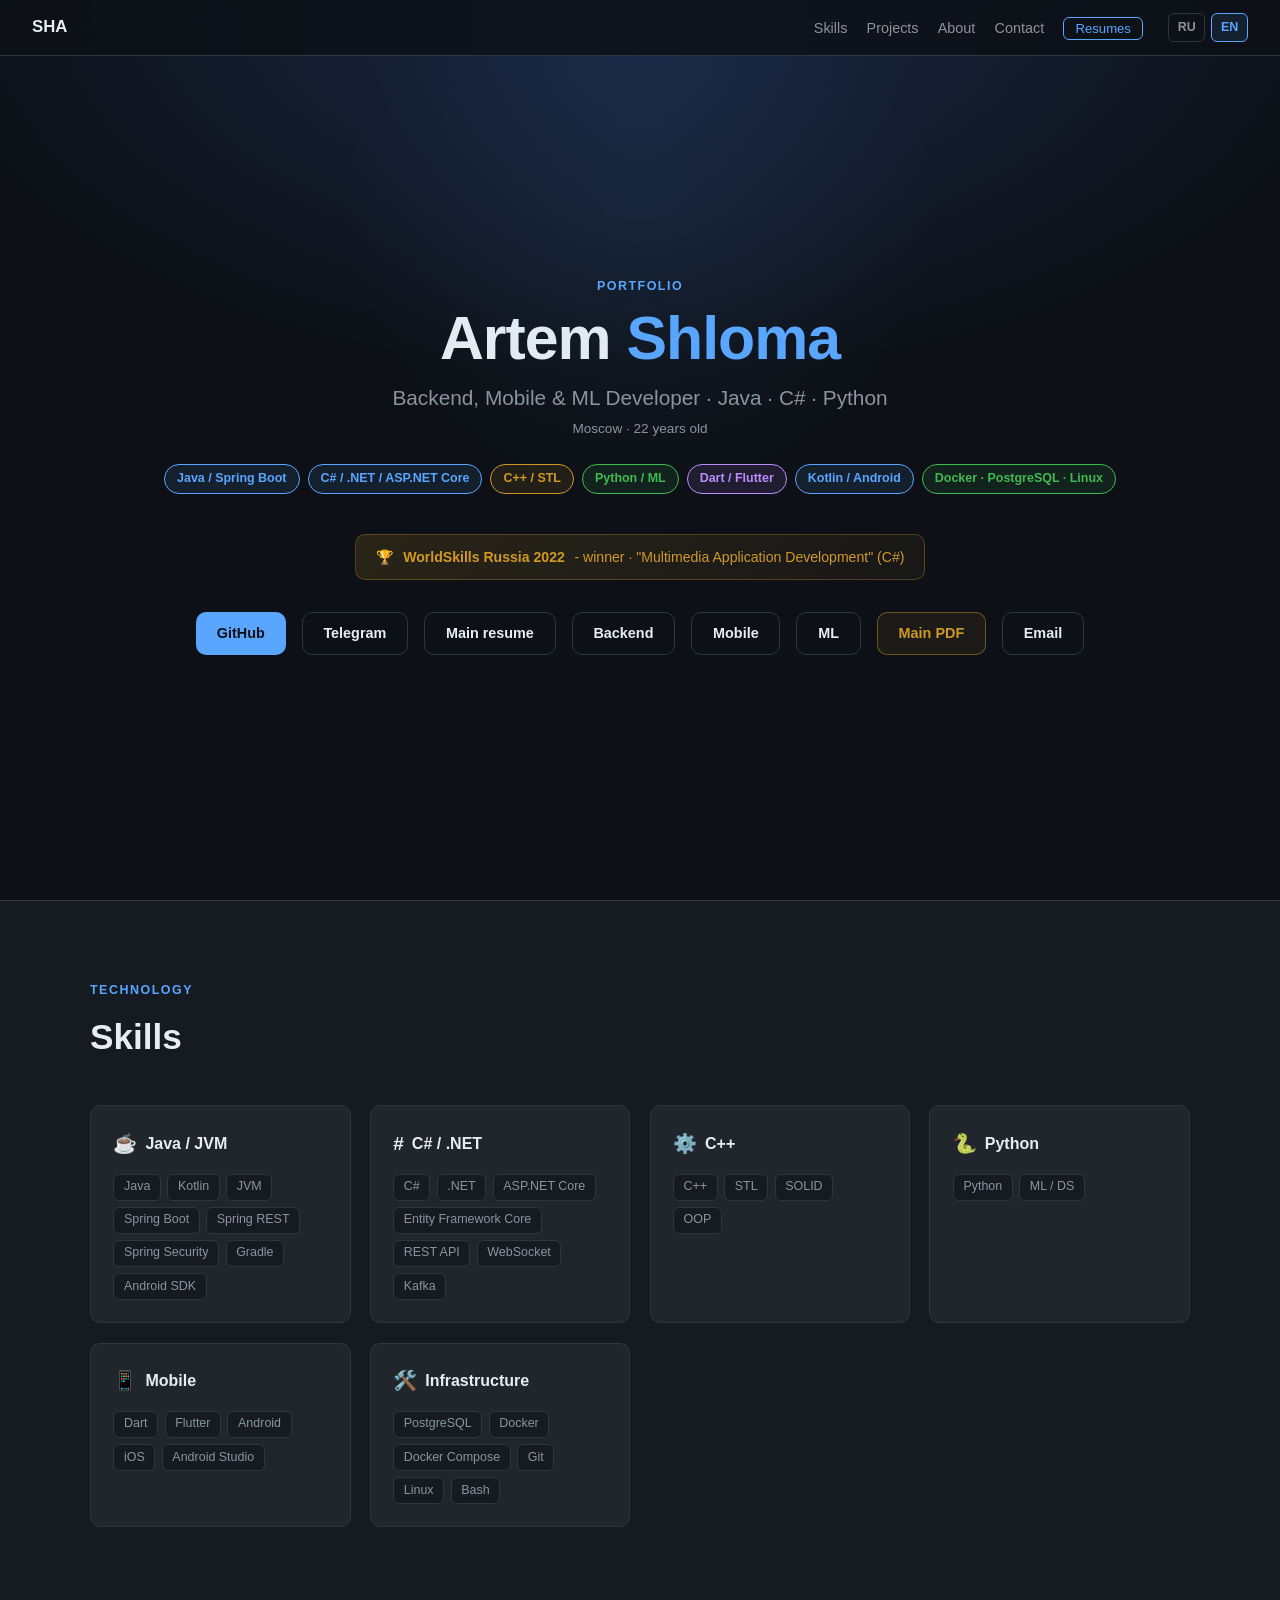
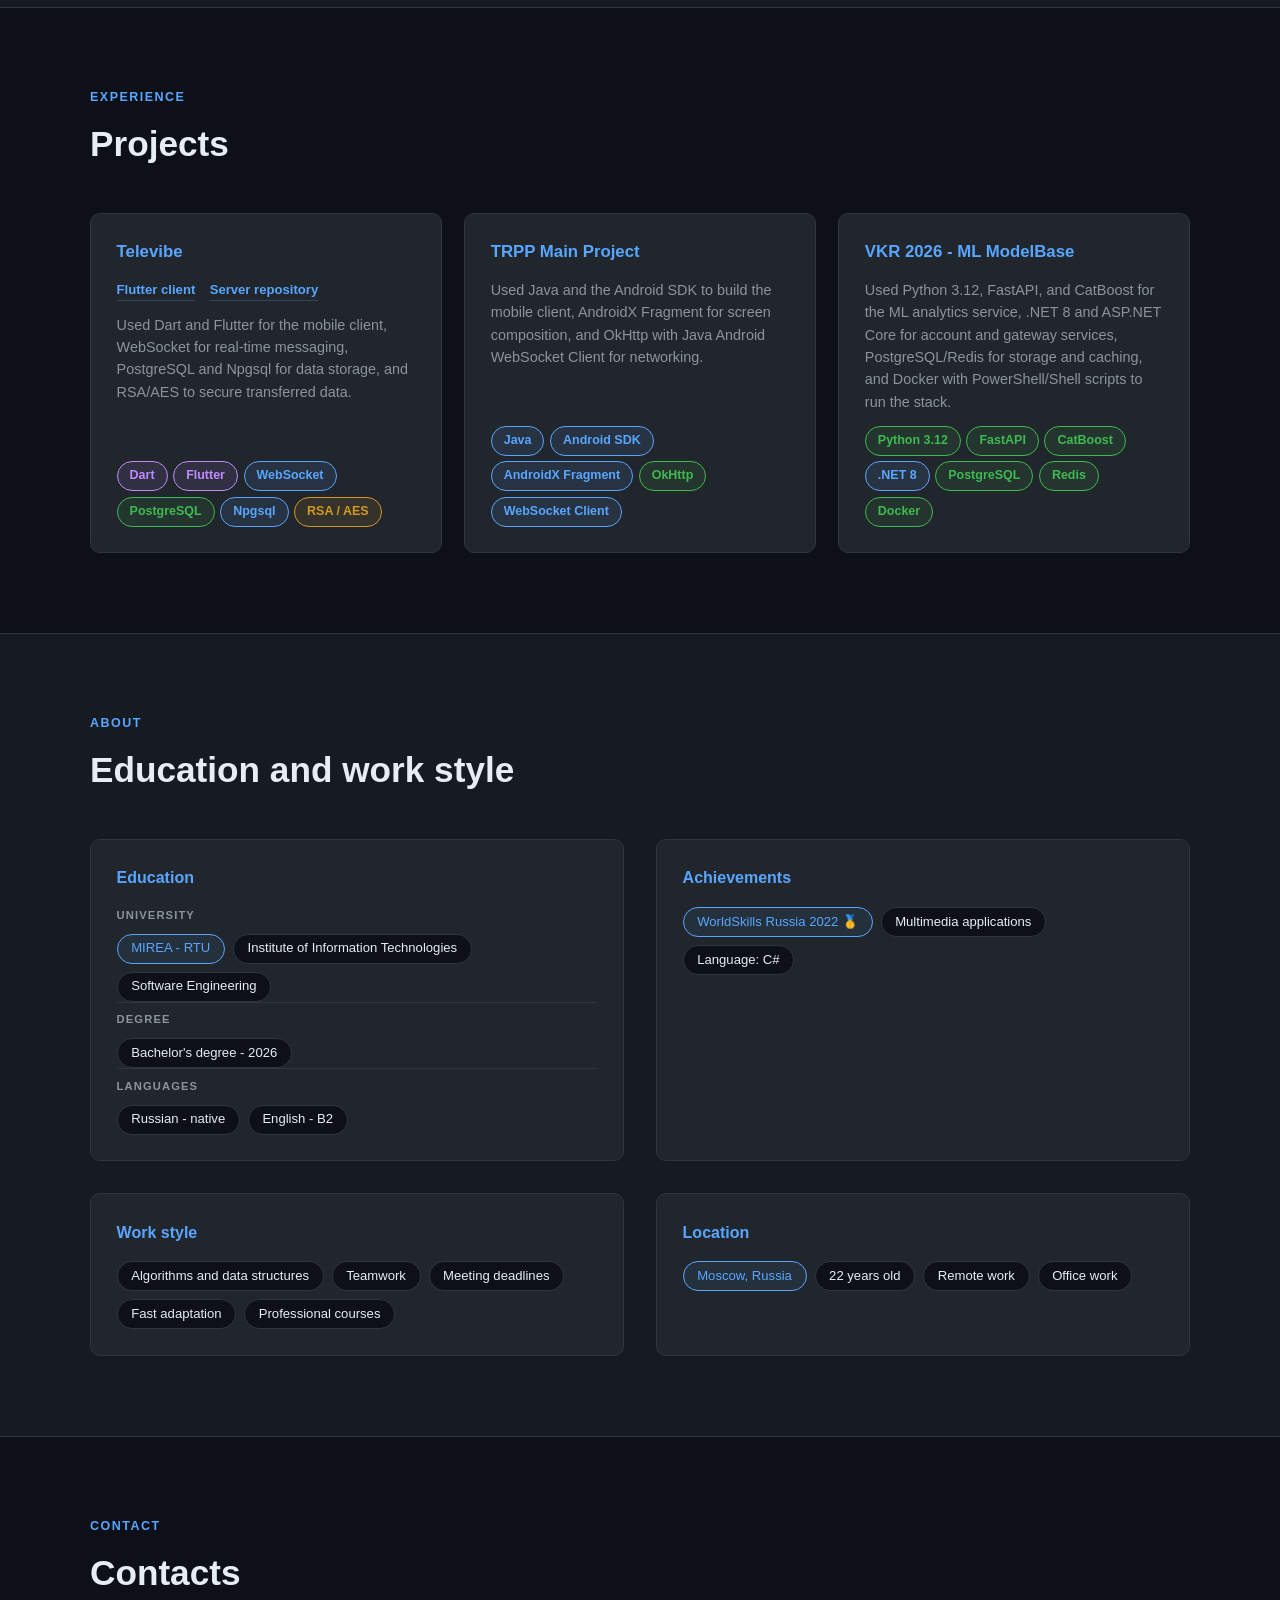
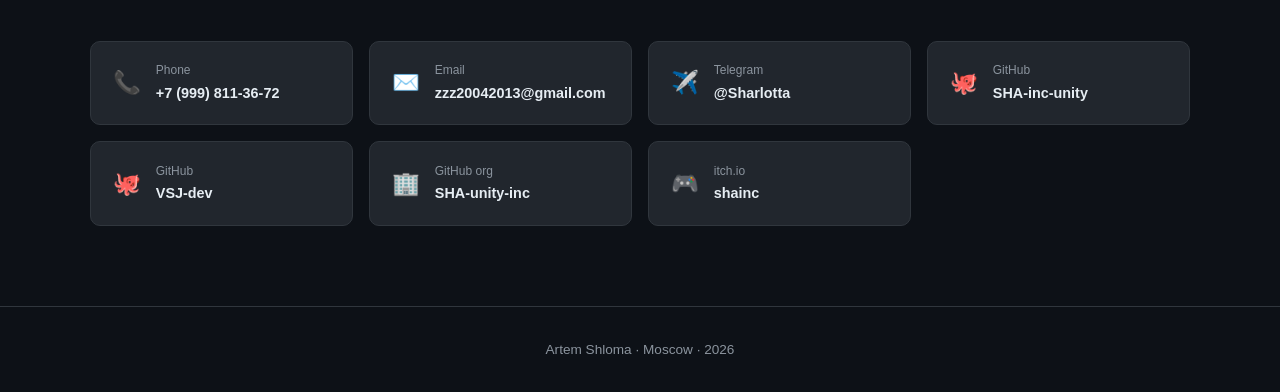
<file: index.html>
<!DOCTYPE html>
<html lang="en">
<head>
  <meta charset="UTF-8" />
  <meta name="viewport" content="width=device-width, initial-scale=1.0" />
  <title>Artem Shloma - Portfolio</title>
  <link rel="preconnect" href="https://ipapi.co" crossorigin />
  <style>
    *, *::before, *::after { box-sizing: border-box; margin: 0; padding: 0; }

    :root {
      --bg: #0d1117;
      --bg2: #161b22;
      --card: #21262d;
      --border: #30363d;
      --accent: #58a6ff;
      --green: #3fb950;
      --orange: #d29922;
      --purple: #bc8cff;
      --red: #f85149;
      --text: #e6edf3;
      --muted: #8b949e;
      --radius: 10px;
    }

    html { scroll-behavior: smooth; }

    body {
      background: var(--bg);
      color: var(--text);
      font-family: -apple-system, BlinkMacSystemFont, 'Segoe UI', Helvetica, Arial, sans-serif;
      font-size: 16px;
      line-height: 1.6;
    }

    nav {
      position: fixed;
      top: 0; left: 0; right: 0;
      z-index: 100;
      background: rgba(13, 17, 23, 0.85);
      backdrop-filter: blur(12px);
      border-bottom: 1px solid var(--border);
      display: flex;
      align-items: center;
      justify-content: space-between;
      padding: 0 2rem;
      height: 56px;
    }
    nav .logo { font-weight: 700; color: var(--text); font-size: 1.05rem; }
    nav ul { list-style: none; display: flex; gap: 1.2rem; align-items: center; }
    nav a { color: var(--muted); text-decoration: none; font-size: 0.9rem; transition: color .2s; }
    nav a:hover { color: var(--text); }
    .lang-switcher {
      display: inline-flex;
      align-items: center;
      gap: .35rem;
      padding-left: .35rem;
    }
    .lang-link {
      display: inline-flex;
      align-items: center;
      justify-content: center;
      min-width: 34px;
      padding: .2rem .55rem;
      border: 1px solid var(--border);
      border-radius: 6px;
      font-size: .78rem;
      font-weight: 700;
      color: var(--muted);
    }
    .lang-link.is-active {
      border-color: var(--accent);
      color: var(--accent);
      background: rgba(88,166,255,.1);
    }

    .hero {
      min-height: 100vh;
      display: flex;
      flex-direction: column;
      justify-content: center;
      align-items: center;
      text-align: center;
      padding: 6rem 2rem 4rem;
      background: radial-gradient(ellipse 80% 60% at 50% 0%, #1a2744 0%, var(--bg) 70%);
      position: relative;
      overflow: hidden;
    }
    .hero::before {
      content: '';
      position: absolute;
      width: 600px; height: 600px;
      background: radial-gradient(circle, rgba(88,166,255,.08) 0%, transparent 70%);
      top: -100px; left: 50%; transform: translateX(-50%);
      pointer-events: none;
    }
    .hero-name {
      font-size: clamp(2.2rem, 6vw, 3.8rem);
      font-weight: 800;
      letter-spacing: -1px;
      line-height: 1.1;
    }
    .hero-name span { color: var(--accent); }
    .hero-title {
      margin-top: .6rem;
      font-size: clamp(1rem, 2.5vw, 1.3rem);
      color: var(--muted);
      font-weight: 400;
    }
    .hero-badges {
      display: flex;
      flex-wrap: wrap;
      gap: .5rem;
      justify-content: center;
      margin-top: 1.5rem;
    }
    .badge {
      padding: .25rem .75rem;
      border-radius: 99px;
      font-size: .78rem;
      font-weight: 600;
      border: 1px solid;
    }
    .badge-blue  { color: var(--accent);  border-color: var(--accent);  background: rgba(88,166,255,.1); }
    .badge-green { color: var(--green);   border-color: var(--green);   background: rgba(63,185,80,.1); }
    .badge-orange{ color: var(--orange);  border-color: var(--orange);  background: rgba(210,153,34,.1); }
    .badge-purple{ color: var(--purple);  border-color: var(--purple);  background: rgba(188,140,255,.1); }
    .badge-red   { color: var(--red);     border-color: var(--red);     background: rgba(248,81,73,.1); }

    .hero-links {
      display: flex;
      gap: 1rem;
      flex-wrap: wrap;
      justify-content: center;
      margin-top: 2rem;
    }
    .btn {
      display: inline-flex;
      align-items: center;
      gap: .4rem;
      padding: .55rem 1.3rem;
      border-radius: var(--radius);
      font-size: .9rem;
      font-weight: 600;
      text-decoration: none;
      transition: all .2s;
      cursor: pointer;
    }
    .btn-primary {
      background: var(--accent);
      color: #0d1117;
    }
    .btn-primary:hover { background: #79b8ff; }
    .btn-outline {
      border: 1px solid var(--border);
      color: var(--text);
      background: transparent;
    }
    .btn-outline:hover { border-color: var(--muted); background: var(--card); }
    .btn-pdf {
      border-color: rgba(210,153,34,.45);
      color: var(--orange);
      background: rgba(210,153,34,.08);
    }
    .btn-pdf:hover {
      border-color: var(--orange);
      background: rgba(210,153,34,.14);
      color: #ffd166;
    }

    .achievement-banner {
      margin-top: 2.5rem;
      display: inline-flex;
      align-items: center;
      gap: .6rem;
      background: linear-gradient(135deg, rgba(210,153,34,.15), rgba(210,153,34,.05));
      border: 1px solid rgba(210,153,34,.3);
      border-radius: var(--radius);
      padding: .7rem 1.2rem;
      font-size: .88rem;
      color: var(--orange);
    }
    .achievement-banner span { font-weight: 700; }

    section { padding: 5rem 2rem; }
    .container { max-width: 1100px; margin: 0 auto; }
    .section-label {
      font-size: .78rem;
      font-weight: 700;
      letter-spacing: .12em;
      text-transform: uppercase;
      color: var(--accent);
      margin-bottom: .5rem;
    }
    h2 {
      font-size: clamp(1.6rem, 4vw, 2.2rem);
      font-weight: 800;
      margin-bottom: 2.5rem;
    }

    #skills { background: var(--bg2); }
    .skills-grid {
      display: grid;
      grid-template-columns: repeat(auto-fill, minmax(240px, 1fr));
      gap: 1.2rem;
    }
    .skill-card {
      background: var(--card);
      border: 1px solid var(--border);
      border-radius: var(--radius);
      padding: 1.4rem;
      transition: border-color .2s, transform .2s;
    }
    .skill-card:hover { border-color: var(--accent); transform: translateY(-2px); }
    .skill-card h3 {
      font-size: 1rem;
      font-weight: 700;
      margin-bottom: .9rem;
      display: flex;
      align-items: center;
      gap: .5rem;
    }
    .skill-icon { font-size: 1.2rem; }
    .skill-tags { display: flex; flex-wrap: wrap; gap: .4rem; }
    .tag {
      background: var(--bg2);
      border: 1px solid var(--border);
      border-radius: 6px;
      padding: .15rem .6rem;
      font-size: .78rem;
      color: var(--muted);
    }

    .projects-grid {
      display: grid;
      grid-template-columns: repeat(auto-fill, minmax(320px, 1fr));
      gap: 1.4rem;
    }
    .project-card {
      background: var(--card);
      border: 1px solid var(--border);
      border-radius: var(--radius);
      padding: 1.6rem;
      display: flex;
      flex-direction: column;
      gap: .8rem;
      transition: border-color .2s, transform .2s;
    }
    .project-card:hover { border-color: var(--accent); transform: translateY(-3px); }
    .project-header { display: flex; align-items: flex-start; justify-content: space-between; gap: 1rem; }
    .project-name {
      font-size: 1.05rem;
      font-weight: 700;
      color: var(--accent);
      text-decoration: none;
    }
    .project-name:hover { text-decoration: underline; }
    .project-links {
      display: flex;
      flex-wrap: wrap;
      gap: .45rem .9rem;
    }
    .project-links a {
      color: var(--accent);
      text-decoration: none;
      font-size: .82rem;
      font-weight: 600;
      border-bottom: 1px solid rgba(88,166,255,.25);
    }
    .project-links a:hover { text-decoration: underline; }
    .project-desc { font-size: .9rem; color: var(--muted); line-height: 1.55; }
    .project-stack { display: flex; flex-wrap: wrap; gap: .35rem; margin-top: auto; }

    #about { background: var(--bg2); }
    .about-grid {
      display: grid;
      grid-template-columns: 1fr 1fr;
      gap: 2rem;
    }
    @media (max-width: 700px) { .about-grid { grid-template-columns: 1fr; } }
    .about-card {
      background: var(--card);
      border: 1px solid var(--border);
      border-radius: var(--radius);
      padding: 1.6rem;
    }
    .about-card h3 { font-size: 1rem; font-weight: 700; margin-bottom: 1rem; color: var(--accent); }
    .chips { display: flex; flex-wrap: wrap; gap: .5rem; }
    .chip {
      display: inline-block;
      padding: .3rem .85rem;
      border-radius: 99px;
      background: var(--bg);
      border: 1px solid var(--border);
      font-size: .82rem;
      color: var(--text);
      line-height: 1.4;
    }
    .chip-accent { border-color: var(--accent); color: var(--accent); background: rgba(88,166,255,.08); }
    .chip-group {
      display: flex;
      flex-direction: column;
      gap: .55rem;
    }
    .chip-group + .chip-group {
      padding-top: .55rem;
      border-top: 1px solid var(--border);
    }
    .chip-group-label {
      font-size: .7rem;
      font-weight: 700;
      letter-spacing: .1em;
      text-transform: uppercase;
      color: var(--muted);
    }

    .contact-grid {
      display: grid;
      grid-template-columns: repeat(auto-fill, minmax(220px, 1fr));
      gap: 1rem;
    }
    .contact-card {
      background: var(--card);
      border: 1px solid var(--border);
      border-radius: var(--radius);
      padding: 1.2rem 1.4rem;
      display: flex;
      align-items: center;
      gap: .9rem;
      text-decoration: none;
      color: var(--text);
      transition: border-color .2s, transform .2s;
    }
    .contact-card:hover { border-color: var(--accent); transform: translateY(-2px); }
    .contact-icon { font-size: 1.4rem; }
    .contact-label { font-size: .75rem; color: var(--muted); margin-bottom: .1rem; }
    .contact-value { font-size: .9rem; font-weight: 600; }

    footer {
      border-top: 1px solid var(--border);
      text-align: center;
      padding: 2rem;
      color: var(--muted);
      font-size: .85rem;
    }

    .divider {
      height: 1px;
      background: var(--border);
      margin: 0;
    }

    ::-webkit-scrollbar { width: 6px; }
    ::-webkit-scrollbar-track { background: var(--bg); }
    ::-webkit-scrollbar-thumb { background: var(--border); border-radius: 3px; }
    ::-webkit-scrollbar-thumb:hover { background: var(--muted); }

    @media (max-width: 720px) {
      nav {
        padding: .75rem 1rem;
        height: auto;
        align-items: flex-start;
      }
      nav ul {
        flex-wrap: wrap;
        justify-content: flex-end;
        gap: .65rem;
      }
      .hero-links { flex-direction: column; align-items: center; }
    }
  </style>
</head>
<body>

<nav>
  <div class="logo">SHA</div>
  <ul>
    <li><a href="#skills">Skills</a></li>
    <li><a href="#projects">Projects</a></li>
    <li><a href="#about">About</a></li>
    <li><a href="#contact">Contact</a></li>
    <li><a href="/resume/" style="color:var(--accent);border:1px solid var(--accent);padding:.2rem .7rem;border-radius:6px;font-size:.82rem;">Resumes</a></li>
    <li class="lang-switcher">
      <a href="/ru/" class="lang-link" data-lang-switch="ru">RU</a>
      <a href="/" class="lang-link" data-lang-switch="en">EN</a>
    </li>
  </ul>
</nav>

<section class="hero">
  <p class="section-label">Portfolio</p>
  <h1 class="hero-name">Artem <span>Shloma</span></h1>
  <p class="hero-title">Backend, Mobile &amp; ML Developer · Java · C# · Python</p>
  <p class="hero-title" style="font-size:.85rem;margin-top:.2rem;color:var(--muted)">Moscow · <span id="hero-age"></span></p>

  <div class="hero-badges">
    <span class="badge badge-blue">Java / Spring Boot</span>
    <span class="badge badge-blue">C# / .NET / ASP.NET Core</span>
    <span class="badge badge-orange">C++ / STL</span>
    <span class="badge badge-green">Python / ML</span>
    <span class="badge badge-purple">Dart / Flutter</span>
    <span class="badge badge-blue">Kotlin / Android</span>
    <span class="badge badge-green">Docker · PostgreSQL · Linux</span>
  </div>

  <div class="achievement-banner">
    🏆 <span>WorldSkills Russia 2022</span> - winner · "Multimedia Application Development" (C#)
  </div>

  <div class="hero-links">
    <a href="https://github.com/SHA-inc-unity" class="btn btn-primary" target="_blank" rel="noopener">GitHub</a>
    <a href="https://t.me/Sharlotta" class="btn btn-outline" target="_blank" rel="noopener">Telegram</a>
    <a href="/resume/" class="btn btn-outline">Main resume</a>
    <a href="/resume/backend/" class="btn btn-outline">Backend</a>
    <a href="/resume/mobile/" class="btn btn-outline">Mobile</a>
    <a href="/resume/ml/" class="btn btn-outline">ML</a>
    <a href="/resume/?download=1" class="btn btn-outline btn-pdf" target="_blank" rel="noopener">Main PDF</a>
    <a href="mailto:zzz20042013@gmail.com" class="btn btn-outline">Email</a>
  </div>
</section>

<div class="divider"></div>

<section id="skills">
  <div class="container">
    <p class="section-label">Technology</p>
    <h2>Skills</h2>
    <div class="skills-grid">
      <div class="skill-card">
        <h3><span class="skill-icon">☕</span> Java / JVM</h3>
        <div class="skill-tags">
          <span class="tag">Java</span>
          <span class="tag">Kotlin</span>
          <span class="tag">JVM</span>
          <span class="tag">Spring Boot</span>
          <span class="tag">Spring REST</span>
          <span class="tag">Spring Security</span>
          <span class="tag">Gradle</span>
          <span class="tag">Android SDK</span>
        </div>
      </div>

      <div class="skill-card">
        <h3><span class="skill-icon">#</span> C# / .NET</h3>
        <div class="skill-tags">
          <span class="tag">C#</span>
          <span class="tag">.NET</span>
          <span class="tag">ASP.NET Core</span>
          <span class="tag">Entity Framework Core</span>
          <span class="tag">REST API</span>
          <span class="tag">WebSocket</span>
          <span class="tag">Kafka</span>
        </div>
      </div>

      <div class="skill-card">
        <h3><span class="skill-icon">⚙️</span> C++</h3>
        <div class="skill-tags">
          <span class="tag">C++</span>
          <span class="tag">STL</span>
          <span class="tag">SOLID</span>
          <span class="tag">OOP</span>
        </div>
      </div>

      <div class="skill-card">
        <h3><span class="skill-icon">🐍</span> Python</h3>
        <div class="skill-tags">
          <span class="tag">Python</span>
          <span class="tag">ML / DS</span>
        </div>
      </div>

      <div class="skill-card">
        <h3><span class="skill-icon">📱</span> Mobile</h3>
        <div class="skill-tags">
          <span class="tag">Dart</span>
          <span class="tag">Flutter</span>
          <span class="tag">Android</span>
          <span class="tag">iOS</span>
          <span class="tag">Android Studio</span>
        </div>
      </div>

      <div class="skill-card">
        <h3><span class="skill-icon">🛠️</span> Infrastructure</h3>
        <div class="skill-tags">
          <span class="tag">PostgreSQL</span>
          <span class="tag">Docker</span>
          <span class="tag">Docker Compose</span>
          <span class="tag">Git</span>
          <span class="tag">Linux</span>
          <span class="tag">Bash</span>
        </div>
      </div>
    </div>
  </div>
</section>

<div class="divider"></div>

<section id="projects">
  <div class="container">
    <p class="section-label">Experience</p>
    <h2>Projects</h2>
    <div class="projects-grid">
      <div class="project-card">
        <div class="project-header">
          <span class="project-name">Televibe</span>
        </div>
        <div class="project-links">
          <a href="https://github.com/FuhFuhOrg/Televibe/tree/main/Flutter/tele_vibe" target="_blank" rel="noopener">Flutter client</a>
          <a href="https://github.com/FuhFuhOrg/Televibe_server" target="_blank" rel="noopener">Server repository</a>
        </div>
        <p class="project-desc">
          Used Dart and Flutter for the mobile client, WebSocket for real-time messaging,
          PostgreSQL and Npgsql for data storage, and RSA/AES to secure transferred data.
        </p>
        <div class="project-stack">
          <span class="badge badge-purple">Dart</span>
          <span class="badge badge-purple">Flutter</span>
          <span class="badge badge-blue">WebSocket</span>
          <span class="badge badge-green">PostgreSQL</span>
          <span class="badge badge-blue">Npgsql</span>
          <span class="badge badge-orange">RSA / AES</span>
        </div>
      </div>

      <div class="project-card">
        <div class="project-header">
          <a href="https://github.com/SHA-unity-inc/TRPP_Main_Project" class="project-name" target="_blank" rel="noopener">TRPP Main Project</a>
        </div>
        <p class="project-desc">
          Used Java and the Android SDK to build the mobile client, AndroidX Fragment for screen composition,
          and OkHttp with Java Android WebSocket Client for networking.
        </p>
        <div class="project-stack">
          <span class="badge badge-blue">Java</span>
          <span class="badge badge-blue">Android SDK</span>
          <span class="badge badge-blue">AndroidX Fragment</span>
          <span class="badge badge-green">OkHttp</span>
          <span class="badge badge-blue">WebSocket Client</span>
        </div>
      </div>

      <div class="project-card">
        <div class="project-header">
          <a href="https://github.com/SHA-inc-unity/VKR_2026_ModelBase" class="project-name" target="_blank" rel="noopener">VKR 2026 - ML ModelBase</a>
        </div>
        <p class="project-desc">
          Used Python 3.12, FastAPI, and CatBoost for the ML analytics service, .NET 8 and ASP.NET Core
          for account and gateway services, PostgreSQL/Redis for storage and caching, and Docker with PowerShell/Shell scripts to run the stack.
        </p>
        <div class="project-stack">
          <span class="badge badge-green">Python 3.12</span>
          <span class="badge badge-green">FastAPI</span>
          <span class="badge badge-green">CatBoost</span>
          <span class="badge badge-blue">.NET 8</span>
          <span class="badge badge-green">PostgreSQL</span>
          <span class="badge badge-green">Redis</span>
          <span class="badge badge-green">Docker</span>
        </div>
      </div>
    </div>
  </div>
</section>

<div class="divider"></div>

<section id="about">
  <div class="container">
    <p class="section-label">About</p>
    <h2>Education and work style</h2>
    <div class="about-grid">
      <div class="about-card">
        <h3>Education</h3>
        <div class="chip-group">
          <span class="chip-group-label">University</span>
          <div class="chips">
            <span class="chip chip-accent">MIREA - RTU</span>
            <span class="chip">Institute of Information Technologies</span>
            <span class="chip">Software Engineering</span>
          </div>
        </div>
        <div class="chip-group">
          <span class="chip-group-label">Degree</span>
          <div class="chips">
            <span class="chip">Bachelor's degree - 2026</span>
          </div>
        </div>
        <div class="chip-group">
          <span class="chip-group-label">Languages</span>
          <div class="chips">
            <span class="chip">Russian - native</span>
            <span class="chip">English - B2</span>
          </div>
        </div>
      </div>

      <div class="about-card">
        <h3>Achievements</h3>
        <div class="chips">
          <span class="chip chip-accent">WorldSkills Russia 2022 🥇</span>
          <span class="chip">Multimedia applications</span>
          <span class="chip">Language: C#</span>
        </div>
      </div>

      <div class="about-card">
        <h3>Work style</h3>
        <div class="chips">
          <span class="chip">Algorithms and data structures</span>
          <span class="chip">Teamwork</span>
          <span class="chip">Meeting deadlines</span>
          <span class="chip">Fast adaptation</span>
          <span class="chip">Professional courses</span>
        </div>
      </div>

      <div class="about-card">
        <h3>Location</h3>
        <div class="chips">
          <span class="chip chip-accent">Moscow, Russia</span>
          <span class="chip" id="age-chip"></span>
          <span class="chip">Remote work</span>
          <span class="chip">Office work</span>
        </div>
      </div>
    </div>
  </div>
</section>

<div class="divider"></div>

<section id="contact">
  <div class="container">
    <p class="section-label">Contact</p>
    <h2>Contacts</h2>
    <div class="contact-grid">
      <a href="tel:+79998113672" class="contact-card">
        <span class="contact-icon">📞</span>
        <div>
          <div class="contact-label">Phone</div>
          <div class="contact-value">+7 (999) 811-36-72</div>
        </div>
      </a>

      <a href="mailto:zzz20042013@gmail.com" class="contact-card">
        <span class="contact-icon">✉️</span>
        <div>
          <div class="contact-label">Email</div>
          <div class="contact-value">zzz20042013@gmail.com</div>
        </div>
      </a>

      <a href="https://t.me/Sharlotta" class="contact-card" target="_blank" rel="noopener">
        <span class="contact-icon">✈️</span>
        <div>
          <div class="contact-label">Telegram</div>
          <div class="contact-value">@Sharlotta</div>
        </div>
      </a>

      <a href="https://github.com/SHA-inc-unity" class="contact-card" target="_blank" rel="noopener">
        <span class="contact-icon">🐙</span>
        <div>
          <div class="contact-label">GitHub</div>
          <div class="contact-value">SHA-inc-unity</div>
        </div>
      </a>

      <a href="https://github.com/VSJ-dev" class="contact-card" target="_blank" rel="noopener">
        <span class="contact-icon">🐙</span>
        <div>
          <div class="contact-label">GitHub</div>
          <div class="contact-value">VSJ-dev</div>
        </div>
      </a>

      <a href="https://github.com/SHA-unity-inc" class="contact-card" target="_blank" rel="noopener">
        <span class="contact-icon">🏢</span>
        <div>
          <div class="contact-label">GitHub org</div>
          <div class="contact-value">SHA-unity-inc</div>
        </div>
      </a>

      <a href="https://itch.io/profile/shainc" class="contact-card" target="_blank" rel="noopener">
        <span class="contact-icon">🎮</span>
        <div>
          <div class="contact-label">itch.io</div>
          <div class="contact-value">shainc</div>
        </div>
      </a>
    </div>
  </div>
</section>

<footer>
  <p>Artem Shloma · Moscow · 2026</p>
</footer>

<script src="/assets/locale.js"></script>
<script>
  (function() {
    SiteLocale.initPage({
      currentLanguage: 'en',
      targets: {
        ru: '/ru/',
        en: '/'
      }
    });

    var birth = new Date(2004, 8, 8);
    var now = new Date();
    var age = now.getFullYear() - birth.getFullYear();
    var monthDelta = now.getMonth() - birth.getMonth();

    if (monthDelta < 0 || (monthDelta === 0 && now.getDate() < birth.getDate())) {
      age--;
    }

    var ageText = age + ' years old';
    var chip = document.getElementById('age-chip');
    var heroAge = document.getElementById('hero-age');

    if (chip) {
      chip.textContent = ageText;
    }
    if (heroAge) {
      heroAge.textContent = ageText;
    }
  })();
</script>
</body>
</html>
</file>
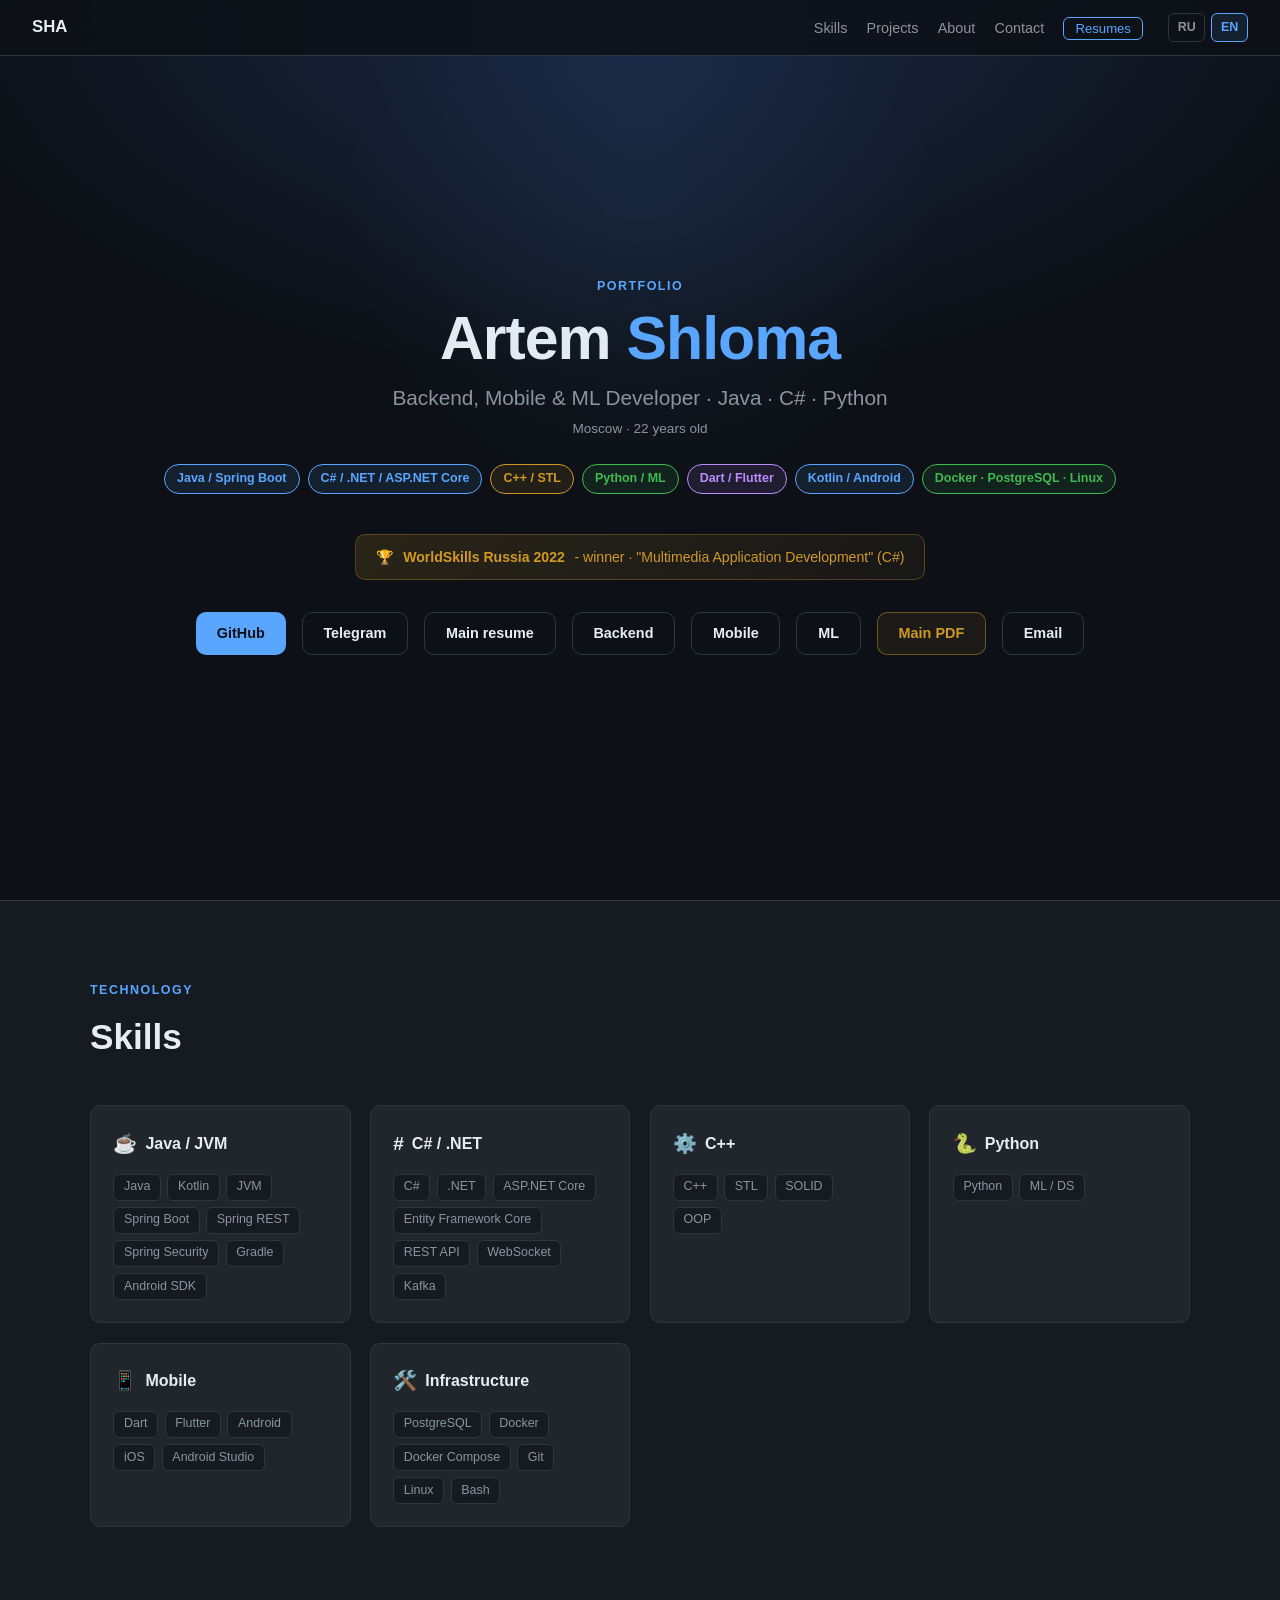
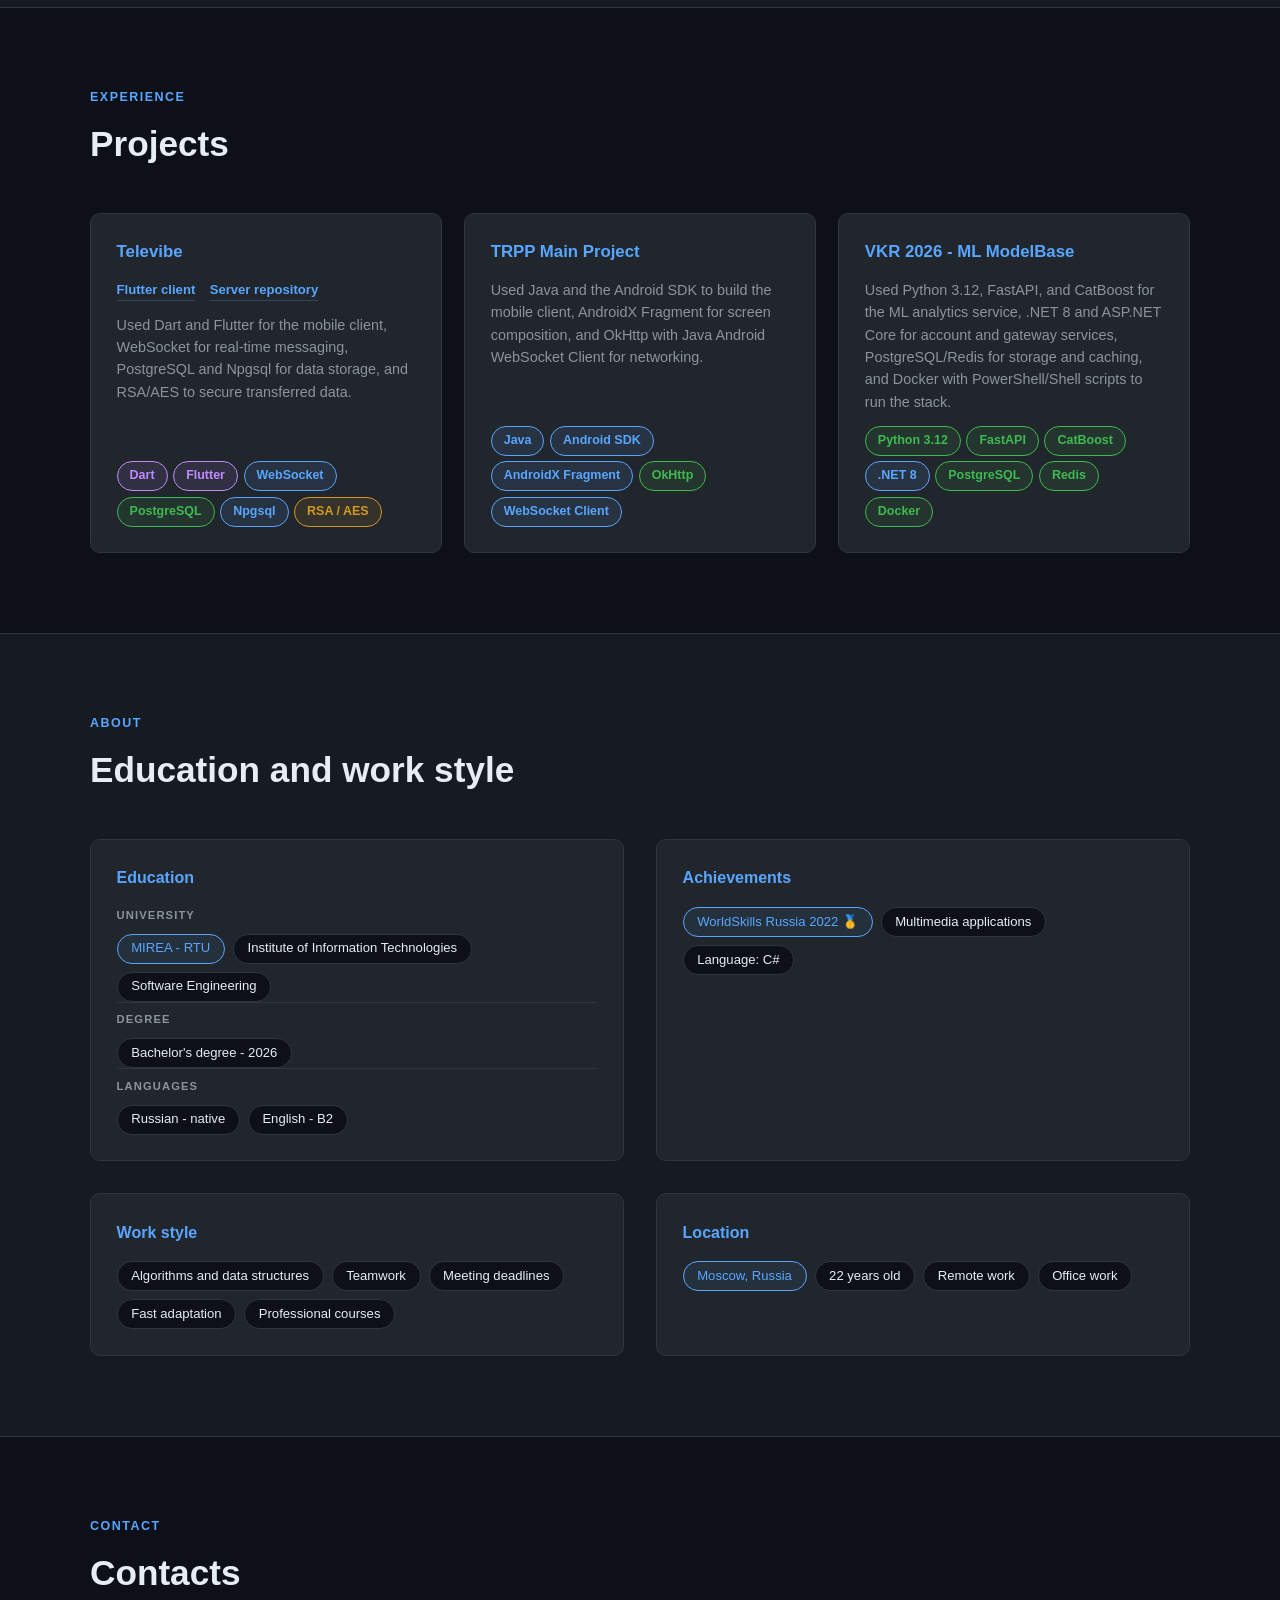
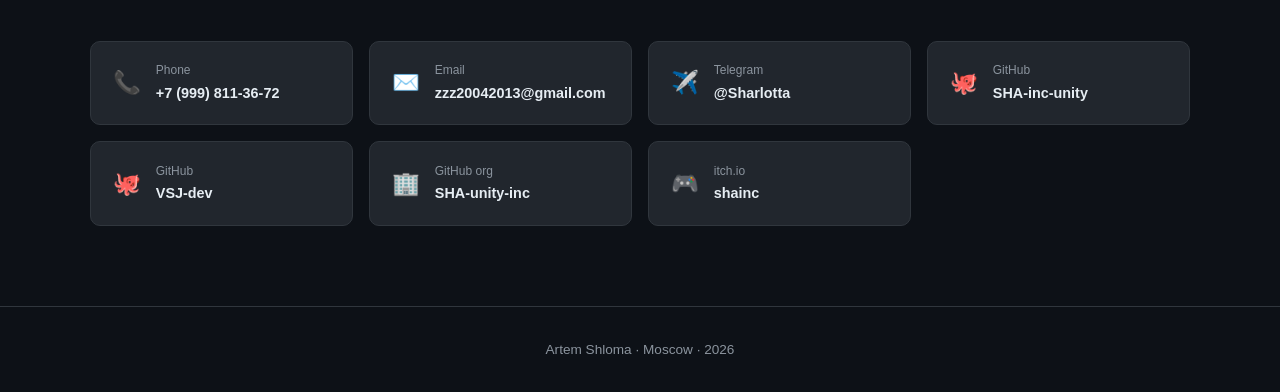
<file: en/index.html>
<!DOCTYPE html>
<html lang="en">
<head>
  <meta charset="UTF-8" />
  <meta name="viewport" content="width=device-width, initial-scale=1.0" />
  <title>Redirecting to English Portfolio</title>
  <meta name="robots" content="noindex" />
  <script>
    (function() {
      var target = '/' + window.location.search + window.location.hash;
      try {
        window.localStorage.setItem('shainc-site-language', 'en');
      } catch (error) {}
      window.location.replace(target);
    })();
  </script>
  <style>
    body {
      font-family: -apple-system, BlinkMacSystemFont, 'Segoe UI', Helvetica, Arial, sans-serif;
      padding: 2rem;
      line-height: 1.5;
      color: #222;
    }
  </style>
</head>
<body>
  Redirecting to the English portfolio. If nothing happens, open <a href="/">the main page</a>.
</body>
</html>
</file>
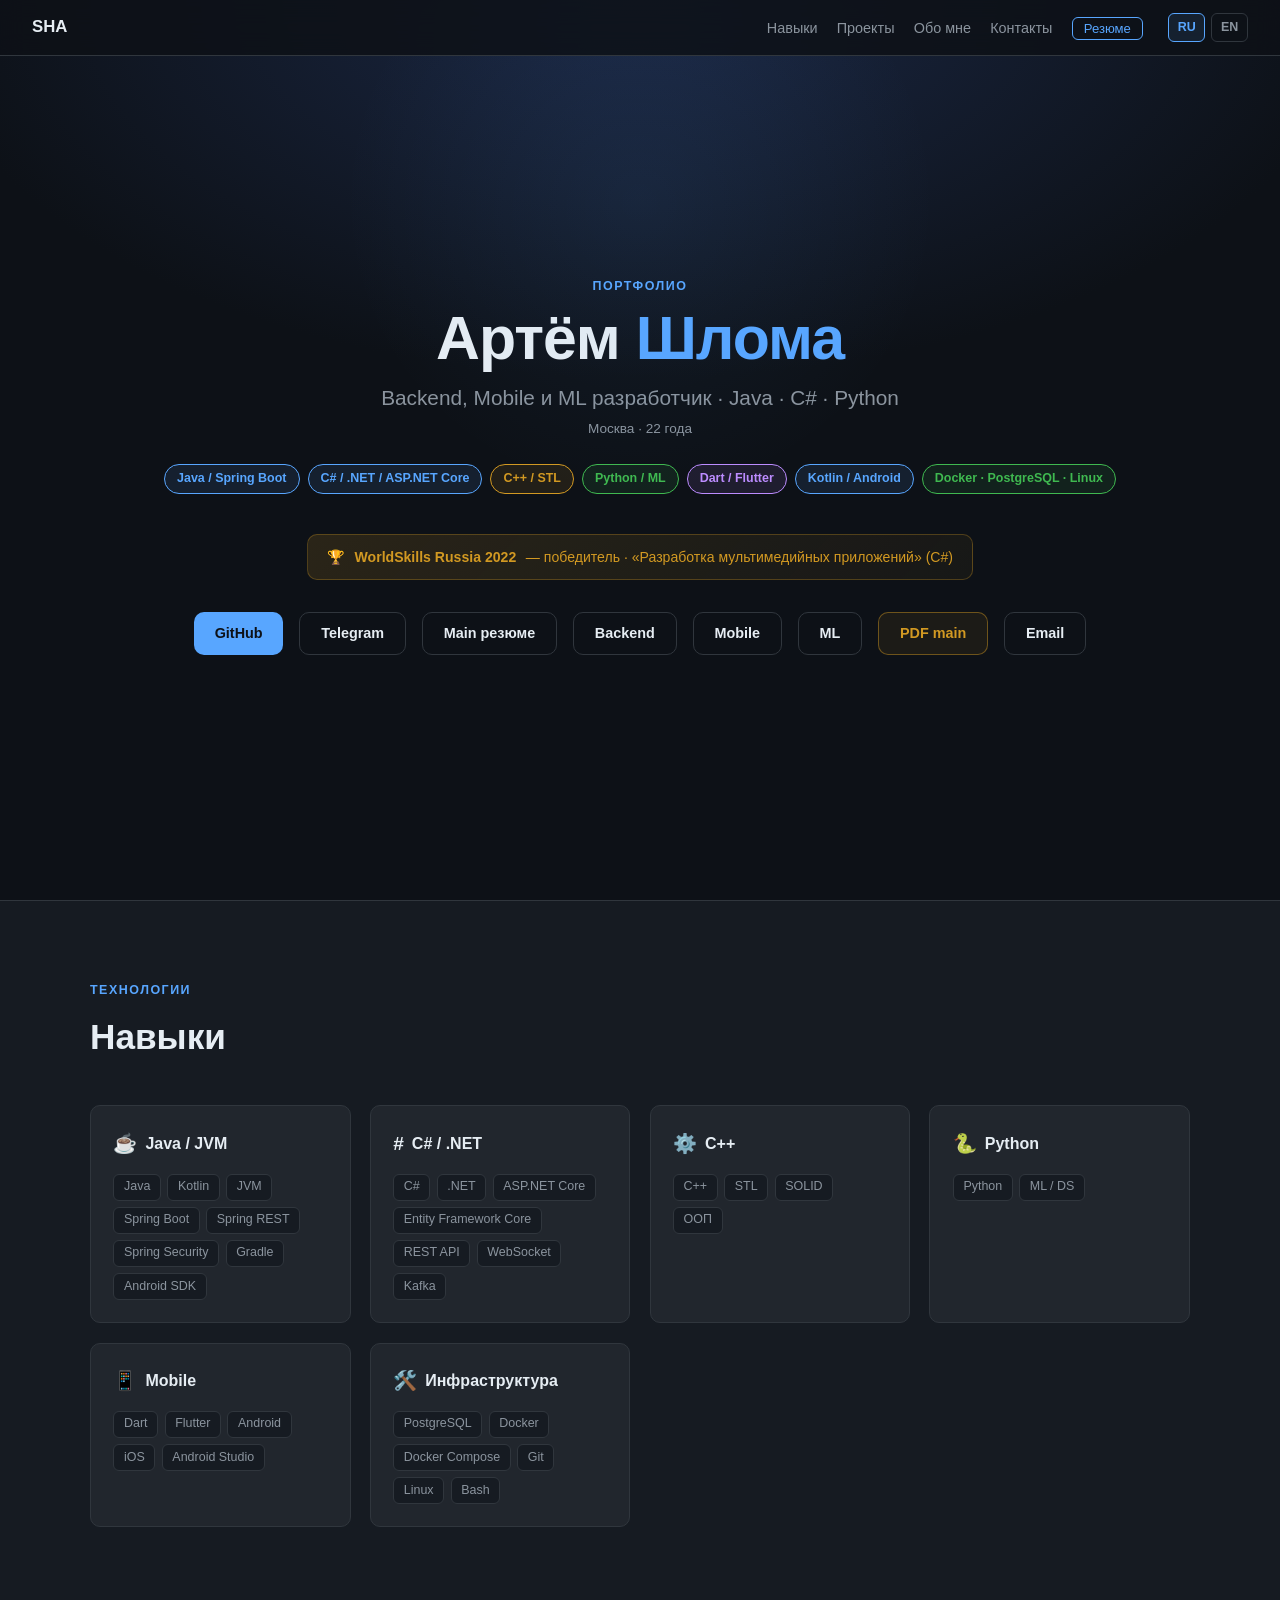
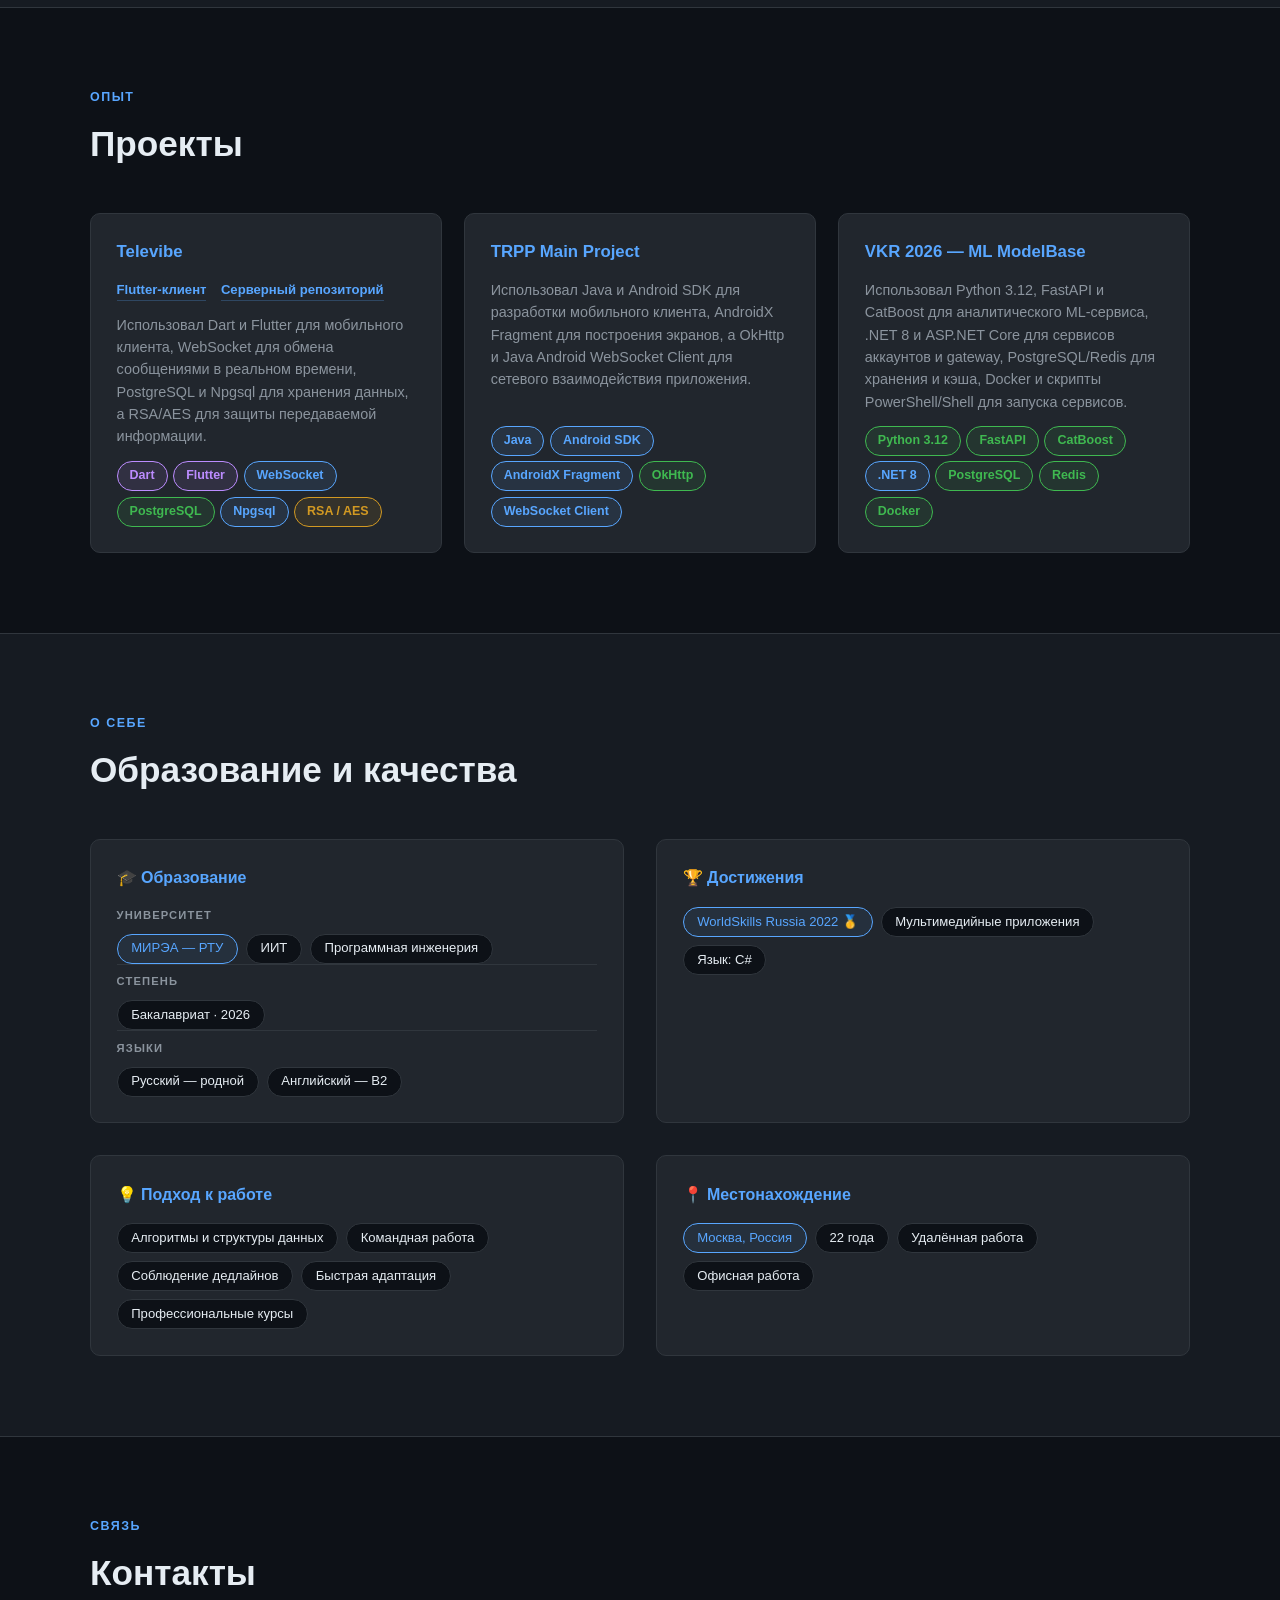
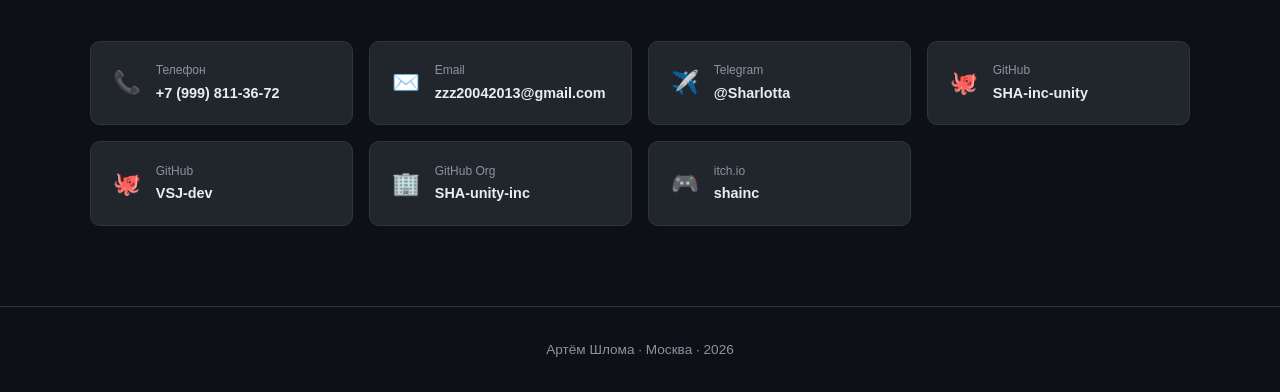
<file: ru/index.html>
<!DOCTYPE html>
<html lang="ru">
<head>
  <meta charset="UTF-8" />
  <meta name="viewport" content="width=device-width, initial-scale=1.0" />
  <title>Артём Шлома — Портфолио</title>
  <link rel="preconnect" href="https://ipapi.co" crossorigin />
  <style>
    *, *::before, *::after { box-sizing: border-box; margin: 0; padding: 0; }

    :root {
      --bg: #0d1117;
      --bg2: #161b22;
      --card: #21262d;
      --border: #30363d;
      --accent: #58a6ff;
      --green: #3fb950;
      --orange: #d29922;
      --purple: #bc8cff;
      --red: #f85149;
      --text: #e6edf3;
      --muted: #8b949e;
      --radius: 10px;
    }

    html { scroll-behavior: smooth; }

    body {
      background: var(--bg);
      color: var(--text);
      font-family: -apple-system, BlinkMacSystemFont, 'Segoe UI', Helvetica, Arial, sans-serif;
      font-size: 16px;
      line-height: 1.6;
    }

    nav {
      position: fixed;
      top: 0; left: 0; right: 0;
      z-index: 100;
      background: rgba(13, 17, 23, 0.85);
      backdrop-filter: blur(12px);
      border-bottom: 1px solid var(--border);
      display: flex;
      align-items: center;
      justify-content: space-between;
      padding: 0 2rem;
      height: 56px;
    }
    nav .logo { font-weight: 700; color: var(--text); font-size: 1.05rem; }
    nav ul { list-style: none; display: flex; gap: 1.2rem; align-items: center; }
    nav a { color: var(--muted); text-decoration: none; font-size: 0.9rem; transition: color .2s; }
    nav a:hover { color: var(--text); }
    .lang-switcher {
      display: inline-flex;
      align-items: center;
      gap: .35rem;
      padding-left: .35rem;
    }
    .lang-link {
      display: inline-flex;
      align-items: center;
      justify-content: center;
      min-width: 34px;
      padding: .2rem .55rem;
      border: 1px solid var(--border);
      border-radius: 6px;
      font-size: .78rem;
      font-weight: 700;
      color: var(--muted);
    }
    .lang-link.is-active {
      border-color: var(--accent);
      color: var(--accent);
      background: rgba(88,166,255,.1);
    }

    .hero {
      min-height: 100vh;
      display: flex;
      flex-direction: column;
      justify-content: center;
      align-items: center;
      text-align: center;
      padding: 6rem 2rem 4rem;
      background: radial-gradient(ellipse 80% 60% at 50% 0%, #1a2744 0%, var(--bg) 70%);
      position: relative;
      overflow: hidden;
    }
    .hero::before {
      content: '';
      position: absolute;
      width: 600px; height: 600px;
      background: radial-gradient(circle, rgba(88,166,255,.08) 0%, transparent 70%);
      top: -100px; left: 50%; transform: translateX(-50%);
      pointer-events: none;
    }
    .hero-name {
      font-size: clamp(2.2rem, 6vw, 3.8rem);
      font-weight: 800;
      letter-spacing: -1px;
      line-height: 1.1;
    }
    .hero-name span { color: var(--accent); }
    .hero-title {
      margin-top: .6rem;
      font-size: clamp(1rem, 2.5vw, 1.3rem);
      color: var(--muted);
      font-weight: 400;
    }
    .hero-badges {
      display: flex;
      flex-wrap: wrap;
      gap: .5rem;
      justify-content: center;
      margin-top: 1.5rem;
    }
    .badge {
      padding: .25rem .75rem;
      border-radius: 99px;
      font-size: .78rem;
      font-weight: 600;
      border: 1px solid;
    }
    .badge-blue  { color: var(--accent);  border-color: var(--accent);  background: rgba(88,166,255,.1); }
    .badge-green { color: var(--green);   border-color: var(--green);   background: rgba(63,185,80,.1); }
    .badge-orange{ color: var(--orange);  border-color: var(--orange);  background: rgba(210,153,34,.1); }
    .badge-purple{ color: var(--purple);  border-color: var(--purple);  background: rgba(188,140,255,.1); }
    .badge-red   { color: var(--red);     border-color: var(--red);     background: rgba(248,81,73,.1); }

    .hero-links {
      display: flex;
      gap: 1rem;
      flex-wrap: wrap;
      justify-content: center;
      margin-top: 2rem;
    }
    .btn {
      display: inline-flex;
      align-items: center;
      gap: .4rem;
      padding: .55rem 1.3rem;
      border-radius: var(--radius);
      font-size: .9rem;
      font-weight: 600;
      text-decoration: none;
      transition: all .2s;
      cursor: pointer;
    }
    .btn-primary {
      background: var(--accent);
      color: #0d1117;
    }
    .btn-primary:hover { background: #79b8ff; }
    .btn-outline {
      border: 1px solid var(--border);
      color: var(--text);
      background: transparent;
    }
    .btn-outline:hover { border-color: var(--muted); background: var(--card); }
    .btn-pdf {
      border-color: rgba(210,153,34,.45);
      color: var(--orange);
      background: rgba(210,153,34,.08);
    }
    .btn-pdf:hover {
      border-color: var(--orange);
      background: rgba(210,153,34,.14);
      color: #ffd166;
    }

    .achievement-banner {
      margin-top: 2.5rem;
      display: inline-flex;
      align-items: center;
      gap: .6rem;
      background: linear-gradient(135deg, rgba(210,153,34,.15), rgba(210,153,34,.05));
      border: 1px solid rgba(210,153,34,.3);
      border-radius: var(--radius);
      padding: .7rem 1.2rem;
      font-size: .88rem;
      color: var(--orange);
    }
    .achievement-banner span { font-weight: 700; }

    section { padding: 5rem 2rem; }
    .container { max-width: 1100px; margin: 0 auto; }
    .section-label {
      font-size: .78rem;
      font-weight: 700;
      letter-spacing: .12em;
      text-transform: uppercase;
      color: var(--accent);
      margin-bottom: .5rem;
    }
    h2 {
      font-size: clamp(1.6rem, 4vw, 2.2rem);
      font-weight: 800;
      margin-bottom: 2.5rem;
    }

    #skills { background: var(--bg2); }
    .skills-grid {
      display: grid;
      grid-template-columns: repeat(auto-fill, minmax(240px, 1fr));
      gap: 1.2rem;
    }
    .skill-card {
      background: var(--card);
      border: 1px solid var(--border);
      border-radius: var(--radius);
      padding: 1.4rem;
      transition: border-color .2s, transform .2s;
    }
    .skill-card:hover { border-color: var(--accent); transform: translateY(-2px); }
    .skill-card h3 {
      font-size: 1rem;
      font-weight: 700;
      margin-bottom: .9rem;
      display: flex;
      align-items: center;
      gap: .5rem;
    }
    .skill-icon { font-size: 1.2rem; }
    .skill-tags { display: flex; flex-wrap: wrap; gap: .4rem; }
    .tag {
      background: var(--bg2);
      border: 1px solid var(--border);
      border-radius: 6px;
      padding: .15rem .6rem;
      font-size: .78rem;
      color: var(--muted);
    }

    .projects-grid {
      display: grid;
      grid-template-columns: repeat(auto-fill, minmax(320px, 1fr));
      gap: 1.4rem;
    }
    .project-card {
      background: var(--card);
      border: 1px solid var(--border);
      border-radius: var(--radius);
      padding: 1.6rem;
      display: flex;
      flex-direction: column;
      gap: .8rem;
      transition: border-color .2s, transform .2s;
    }
    .project-card:hover { border-color: var(--accent); transform: translateY(-3px); }
    .project-header { display: flex; align-items: flex-start; justify-content: space-between; gap: 1rem; }
    .project-name {
      font-size: 1.05rem;
      font-weight: 700;
      color: var(--accent);
      text-decoration: none;
    }
    .project-name:hover { text-decoration: underline; }
    .project-links {
      display: flex;
      flex-wrap: wrap;
      gap: .45rem .9rem;
    }
    .project-links a {
      color: var(--accent);
      text-decoration: none;
      font-size: .82rem;
      font-weight: 600;
      border-bottom: 1px solid rgba(88,166,255,.25);
    }
    .project-links a:hover { text-decoration: underline; }
    .project-desc { font-size: .9rem; color: var(--muted); line-height: 1.55; }
    .project-stack { display: flex; flex-wrap: wrap; gap: .35rem; margin-top: auto; }

    #about { background: var(--bg2); }
    .about-grid {
      display: grid;
      grid-template-columns: 1fr 1fr;
      gap: 2rem;
    }
    @media (max-width: 700px) { .about-grid { grid-template-columns: 1fr; } }
    .about-card {
      background: var(--card);
      border: 1px solid var(--border);
      border-radius: var(--radius);
      padding: 1.6rem;
    }
    .about-card h3 { font-size: 1rem; font-weight: 700; margin-bottom: 1rem; color: var(--accent); }
    .about-card ul { list-style: none; display: flex; flex-direction: column; gap: .55rem; }
    .about-card li {
      font-size: .9rem;
      color: var(--muted);
      padding-left: 1.1rem;
      position: relative;
    }
    .about-card li::before { content: '→'; position: absolute; left: 0; color: var(--accent); }

    .chips { display: flex; flex-wrap: wrap; gap: .5rem; }
    .chip {
      display: inline-block;
      padding: .3rem .85rem;
      border-radius: 99px;
      background: var(--bg);
      border: 1px solid var(--border);
      font-size: .82rem;
      color: var(--text);
      line-height: 1.4;
    }
    .chip-accent { border-color: var(--accent); color: var(--accent); background: rgba(88,166,255,.08); }
    .chip-muted  { color: var(--muted); }

    .chip-group {
      display: flex;
      flex-direction: column;
      gap: .55rem;
    }
    .chip-group + .chip-group {
      padding-top: .55rem;
      border-top: 1px solid var(--border);
    }
    .chip-group-label {
      font-size: .7rem;
      font-weight: 700;
      letter-spacing: .1em;
      text-transform: uppercase;
      color: var(--muted);
    }

    .contact-grid {
      display: grid;
      grid-template-columns: repeat(auto-fill, minmax(220px, 1fr));
      gap: 1rem;
    }
    .contact-card {
      background: var(--card);
      border: 1px solid var(--border);
      border-radius: var(--radius);
      padding: 1.2rem 1.4rem;
      display: flex;
      align-items: center;
      gap: .9rem;
      text-decoration: none;
      color: var(--text);
      transition: border-color .2s, transform .2s;
    }
    .contact-card:hover { border-color: var(--accent); transform: translateY(-2px); }
    .contact-icon { font-size: 1.4rem; }
    .contact-label { font-size: .75rem; color: var(--muted); margin-bottom: .1rem; }
    .contact-value { font-size: .9rem; font-weight: 600; }

    footer {
      border-top: 1px solid var(--border);
      text-align: center;
      padding: 2rem;
      color: var(--muted);
      font-size: .85rem;
    }

    .divider {
      height: 1px;
      background: var(--border);
      margin: 0;
    }

    ::-webkit-scrollbar { width: 6px; }
    ::-webkit-scrollbar-track { background: var(--bg); }
    ::-webkit-scrollbar-thumb { background: var(--border); border-radius: 3px; }
    ::-webkit-scrollbar-thumb:hover { background: var(--muted); }

    @media (max-width: 720px) {
      nav {
        padding: .75rem 1rem;
        height: auto;
        align-items: flex-start;
      }
      nav ul {
        flex-wrap: wrap;
        justify-content: flex-end;
        gap: .65rem;
      }
      .hero-links { flex-direction: column; align-items: center; }
    }
  </style>
</head>
<body>

<nav>
  <div class="logo">SHA</div>
  <ul>
    <li><a href="#skills">Навыки</a></li>
    <li><a href="#projects">Проекты</a></li>
    <li><a href="#about">Обо мне</a></li>
    <li><a href="#contact">Контакты</a></li>
    <li><a href="/ru/resume/" style="color:var(--accent);border:1px solid var(--accent);padding:.2rem .7rem;border-radius:6px;font-size:.82rem;">Резюме</a></li>
    <li class="lang-switcher">
      <a href="/ru/" class="lang-link" data-lang-switch="ru">RU</a>
      <a href="/" class="lang-link" data-lang-switch="en">EN</a>
    </li>
  </ul>
</nav>

<section class="hero">
  <p class="section-label">Портфолио</p>
  <h1 class="hero-name">Артём <span>Шлома</span></h1>
  <p class="hero-title">Backend, Mobile и ML разработчик · Java · C# · Python</p>
  <p class="hero-title" style="font-size:.85rem;margin-top:.2rem;color:var(--muted)">Москва · <span id="hero-age"></span></p>

  <div class="hero-badges">
    <span class="badge badge-blue">Java / Spring Boot</span>
    <span class="badge badge-blue">C# / .NET / ASP.NET Core</span>
    <span class="badge badge-orange">C++ / STL</span>
    <span class="badge badge-green">Python / ML</span>
    <span class="badge badge-purple">Dart / Flutter</span>
    <span class="badge badge-blue">Kotlin / Android</span>
    <span class="badge badge-green">Docker · PostgreSQL · Linux</span>
  </div>

  <div class="achievement-banner">
    🏆 <span>WorldSkills Russia 2022</span> — победитель · «Разработка мультимедийных приложений» (C#)
  </div>

  <div class="hero-links">
    <a href="https://github.com/SHA-inc-unity" class="btn btn-primary" target="_blank" rel="noopener">GitHub</a>
    <a href="https://t.me/Sharlotta" class="btn btn-outline" target="_blank" rel="noopener">Telegram</a>
    <a href="/ru/resume/" class="btn btn-outline">Main резюме</a>
    <a href="/ru/resume/backend/" class="btn btn-outline">Backend</a>
    <a href="/ru/resume/mobile/" class="btn btn-outline">Mobile</a>
    <a href="/ru/resume/ml/" class="btn btn-outline">ML</a>
    <a href="/ru/resume/?download=1" class="btn btn-outline btn-pdf" target="_blank" rel="noopener">PDF main</a>
    <a href="mailto:zzz20042013@gmail.com" class="btn btn-outline">Email</a>
  </div>
</section>

<div class="divider"></div>

<section id="skills">
  <div class="container">
    <p class="section-label">Технологии</p>
    <h2>Навыки</h2>
    <div class="skills-grid">
      <div class="skill-card">
        <h3><span class="skill-icon">☕</span> Java / JVM</h3>
        <div class="skill-tags">
          <span class="tag">Java</span>
          <span class="tag">Kotlin</span>
          <span class="tag">JVM</span>
          <span class="tag">Spring Boot</span>
          <span class="tag">Spring REST</span>
          <span class="tag">Spring Security</span>
          <span class="tag">Gradle</span>
          <span class="tag">Android SDK</span>
        </div>
      </div>

      <div class="skill-card">
        <h3><span class="skill-icon">#</span> C# / .NET</h3>
        <div class="skill-tags">
          <span class="tag">C#</span>
          <span class="tag">.NET</span>
          <span class="tag">ASP.NET Core</span>
          <span class="tag">Entity Framework Core</span>
          <span class="tag">REST API</span>
          <span class="tag">WebSocket</span>
          <span class="tag">Kafka</span>
        </div>
      </div>

      <div class="skill-card">
        <h3><span class="skill-icon">⚙️</span> C++</h3>
        <div class="skill-tags">
          <span class="tag">C++</span>
          <span class="tag">STL</span>
          <span class="tag">SOLID</span>
          <span class="tag">ООП</span>
        </div>
      </div>

      <div class="skill-card">
        <h3><span class="skill-icon">🐍</span> Python</h3>
        <div class="skill-tags">
          <span class="tag">Python</span>
          <span class="tag">ML / DS</span>
        </div>
      </div>

      <div class="skill-card">
        <h3><span class="skill-icon">📱</span> Mobile</h3>
        <div class="skill-tags">
          <span class="tag">Dart</span>
          <span class="tag">Flutter</span>
          <span class="tag">Android</span>
          <span class="tag">iOS</span>
          <span class="tag">Android Studio</span>
        </div>
      </div>

      <div class="skill-card">
        <h3><span class="skill-icon">🛠️</span> Инфраструктура</h3>
        <div class="skill-tags">
          <span class="tag">PostgreSQL</span>
          <span class="tag">Docker</span>
          <span class="tag">Docker Compose</span>
          <span class="tag">Git</span>
          <span class="tag">Linux</span>
          <span class="tag">Bash</span>
        </div>
      </div>
    </div>
  </div>
</section>

<div class="divider"></div>

<section id="projects">
  <div class="container">
    <p class="section-label">Опыт</p>
    <h2>Проекты</h2>
    <div class="projects-grid">
      <div class="project-card">
        <div class="project-header">
          <span class="project-name">Televibe</span>
        </div>
        <div class="project-links">
          <a href="https://github.com/FuhFuhOrg/Televibe/tree/main/Flutter/tele_vibe" target="_blank" rel="noopener">Flutter-клиент</a>
          <a href="https://github.com/FuhFuhOrg/Televibe_server" target="_blank" rel="noopener">Серверный репозиторий</a>
        </div>
        <p class="project-desc">
          Использовал Dart и Flutter для мобильного клиента, WebSocket для обмена сообщениями в реальном времени,
          PostgreSQL и Npgsql для хранения данных, а RSA/AES для защиты передаваемой информации.
        </p>
        <div class="project-stack">
          <span class="badge badge-purple">Dart</span>
          <span class="badge badge-purple">Flutter</span>
          <span class="badge badge-blue">WebSocket</span>
          <span class="badge badge-green">PostgreSQL</span>
          <span class="badge badge-blue">Npgsql</span>
          <span class="badge badge-orange">RSA / AES</span>
        </div>
      </div>

      <div class="project-card">
        <div class="project-header">
          <a href="https://github.com/SHA-unity-inc/TRPP_Main_Project" class="project-name" target="_blank" rel="noopener">TRPP Main Project</a>
        </div>
        <p class="project-desc">
          Использовал Java и Android SDK для разработки мобильного клиента, AndroidX Fragment для построения экранов,
          а OkHttp и Java Android WebSocket Client для сетевого взаимодействия приложения.
        </p>
        <div class="project-stack">
          <span class="badge badge-blue">Java</span>
          <span class="badge badge-blue">Android SDK</span>
          <span class="badge badge-blue">AndroidX Fragment</span>
          <span class="badge badge-green">OkHttp</span>
          <span class="badge badge-blue">WebSocket Client</span>
        </div>
      </div>

      <div class="project-card">
        <div class="project-header">
          <a href="https://github.com/SHA-inc-unity/VKR_2026_ModelBase" class="project-name" target="_blank" rel="noopener">VKR 2026 — ML ModelBase</a>
        </div>
        <p class="project-desc">
          Использовал Python 3.12, FastAPI и CatBoost для аналитического ML-сервиса, .NET 8 и ASP.NET Core
          для сервисов аккаунтов и gateway, PostgreSQL/Redis для хранения и кэша, Docker и скрипты PowerShell/Shell для запуска сервисов.
        </p>
        <div class="project-stack">
          <span class="badge badge-green">Python 3.12</span>
          <span class="badge badge-green">FastAPI</span>
          <span class="badge badge-green">CatBoost</span>
          <span class="badge badge-blue">.NET 8</span>
          <span class="badge badge-green">PostgreSQL</span>
          <span class="badge badge-green">Redis</span>
          <span class="badge badge-green">Docker</span>
        </div>
      </div>
    </div>
  </div>
</section>

<div class="divider"></div>

<section id="about">
  <div class="container">
    <p class="section-label">О себе</p>
    <h2>Образование и качества</h2>
    <div class="about-grid">
      <div class="about-card">
        <h3>🎓 Образование</h3>
        <div class="chip-group">
          <span class="chip-group-label">Университет</span>
          <div class="chips">
            <span class="chip chip-accent">МИРЭА — РТУ</span>
            <span class="chip">ИИТ</span>
            <span class="chip">Программная инженерия</span>
          </div>
        </div>
        <div class="chip-group">
          <span class="chip-group-label">Степень</span>
          <div class="chips">
            <span class="chip">Бакалавриат · 2026</span>
          </div>
        </div>
        <div class="chip-group">
          <span class="chip-group-label">Языки</span>
          <div class="chips">
            <span class="chip">Русский — родной</span>
            <span class="chip">Английский — B2</span>
          </div>
        </div>
      </div>

      <div class="about-card">
        <h3>🏆 Достижения</h3>
        <div class="chips">
          <span class="chip chip-accent">WorldSkills Russia 2022 🥇</span>
          <span class="chip">Мультимедийные приложения</span>
          <span class="chip">Язык: C#</span>
        </div>
      </div>

      <div class="about-card">
        <h3>💡 Подход к работе</h3>
        <div class="chips">
          <span class="chip">Алгоритмы и структуры данных</span>
          <span class="chip">Командная работа</span>
          <span class="chip">Соблюдение дедлайнов</span>
          <span class="chip">Быстрая адаптация</span>
          <span class="chip">Профессиональные курсы</span>
        </div>
      </div>

      <div class="about-card">
        <h3>📍 Местонахождение</h3>
        <div class="chips">
          <span class="chip chip-accent">Москва, Россия</span>
          <span class="chip" id="age-chip"></span>
          <span class="chip">Удалённая работа</span>
          <span class="chip">Офисная работа</span>
        </div>
      </div>
    </div>
  </div>
</section>

<div class="divider"></div>

<section id="contact">
  <div class="container">
    <p class="section-label">Связь</p>
    <h2>Контакты</h2>
    <div class="contact-grid">
      <a href="tel:+79998113672" class="contact-card">
        <span class="contact-icon">📞</span>
        <div>
          <div class="contact-label">Телефон</div>
          <div class="contact-value">+7 (999) 811-36-72</div>
        </div>
      </a>

      <a href="mailto:zzz20042013@gmail.com" class="contact-card">
        <span class="contact-icon">✉️</span>
        <div>
          <div class="contact-label">Email</div>
          <div class="contact-value">zzz20042013@gmail.com</div>
        </div>
      </a>

      <a href="https://t.me/Sharlotta" class="contact-card" target="_blank" rel="noopener">
        <span class="contact-icon">✈️</span>
        <div>
          <div class="contact-label">Telegram</div>
          <div class="contact-value">@Sharlotta</div>
        </div>
      </a>

      <a href="https://github.com/SHA-inc-unity" class="contact-card" target="_blank" rel="noopener">
        <span class="contact-icon">🐙</span>
        <div>
          <div class="contact-label">GitHub</div>
          <div class="contact-value">SHA-inc-unity</div>
        </div>
      </a>

      <a href="https://github.com/VSJ-dev" class="contact-card" target="_blank" rel="noopener">
        <span class="contact-icon">🐙</span>
        <div>
          <div class="contact-label">GitHub</div>
          <div class="contact-value">VSJ-dev</div>
        </div>
      </a>

      <a href="https://github.com/SHA-unity-inc" class="contact-card" target="_blank" rel="noopener">
        <span class="contact-icon">🏢</span>
        <div>
          <div class="contact-label">GitHub Org</div>
          <div class="contact-value">SHA-unity-inc</div>
        </div>
      </a>

      <a href="https://itch.io/profile/shainc" class="contact-card" target="_blank" rel="noopener">
        <span class="contact-icon">🎮</span>
        <div>
          <div class="contact-label">itch.io</div>
          <div class="contact-value">shainc</div>
        </div>
      </a>
    </div>
  </div>
</section>

<footer>
  <p>Артём Шлома · Москва · 2026</p>
</footer>

<script src="/assets/locale.js"></script>
<script>
  (function() {
    SiteLocale.initPage({
      currentLanguage: 'ru',
      disableAutoRedirect: true,
      targets: {
        ru: '/ru/',
        en: '/'
      }
    });

    var birth = new Date(2004, 8, 8);
    var now = new Date();
    var age = now.getFullYear() - birth.getFullYear();
    var m = now.getMonth() - birth.getMonth();
    if (m < 0 || (m === 0 && now.getDate() < birth.getDate())) age--;
    var txt = age + ' ' + (age === 21 ? 'год' : age >= 22 && age <= 24 ? 'года' : 'лет');
    var chip = document.getElementById('age-chip');
    if (chip) chip.textContent = txt;
    var heroAge = document.getElementById('hero-age');
    if (heroAge) heroAge.textContent = txt;
  })();
</script>
</body>
</html>
</file>
